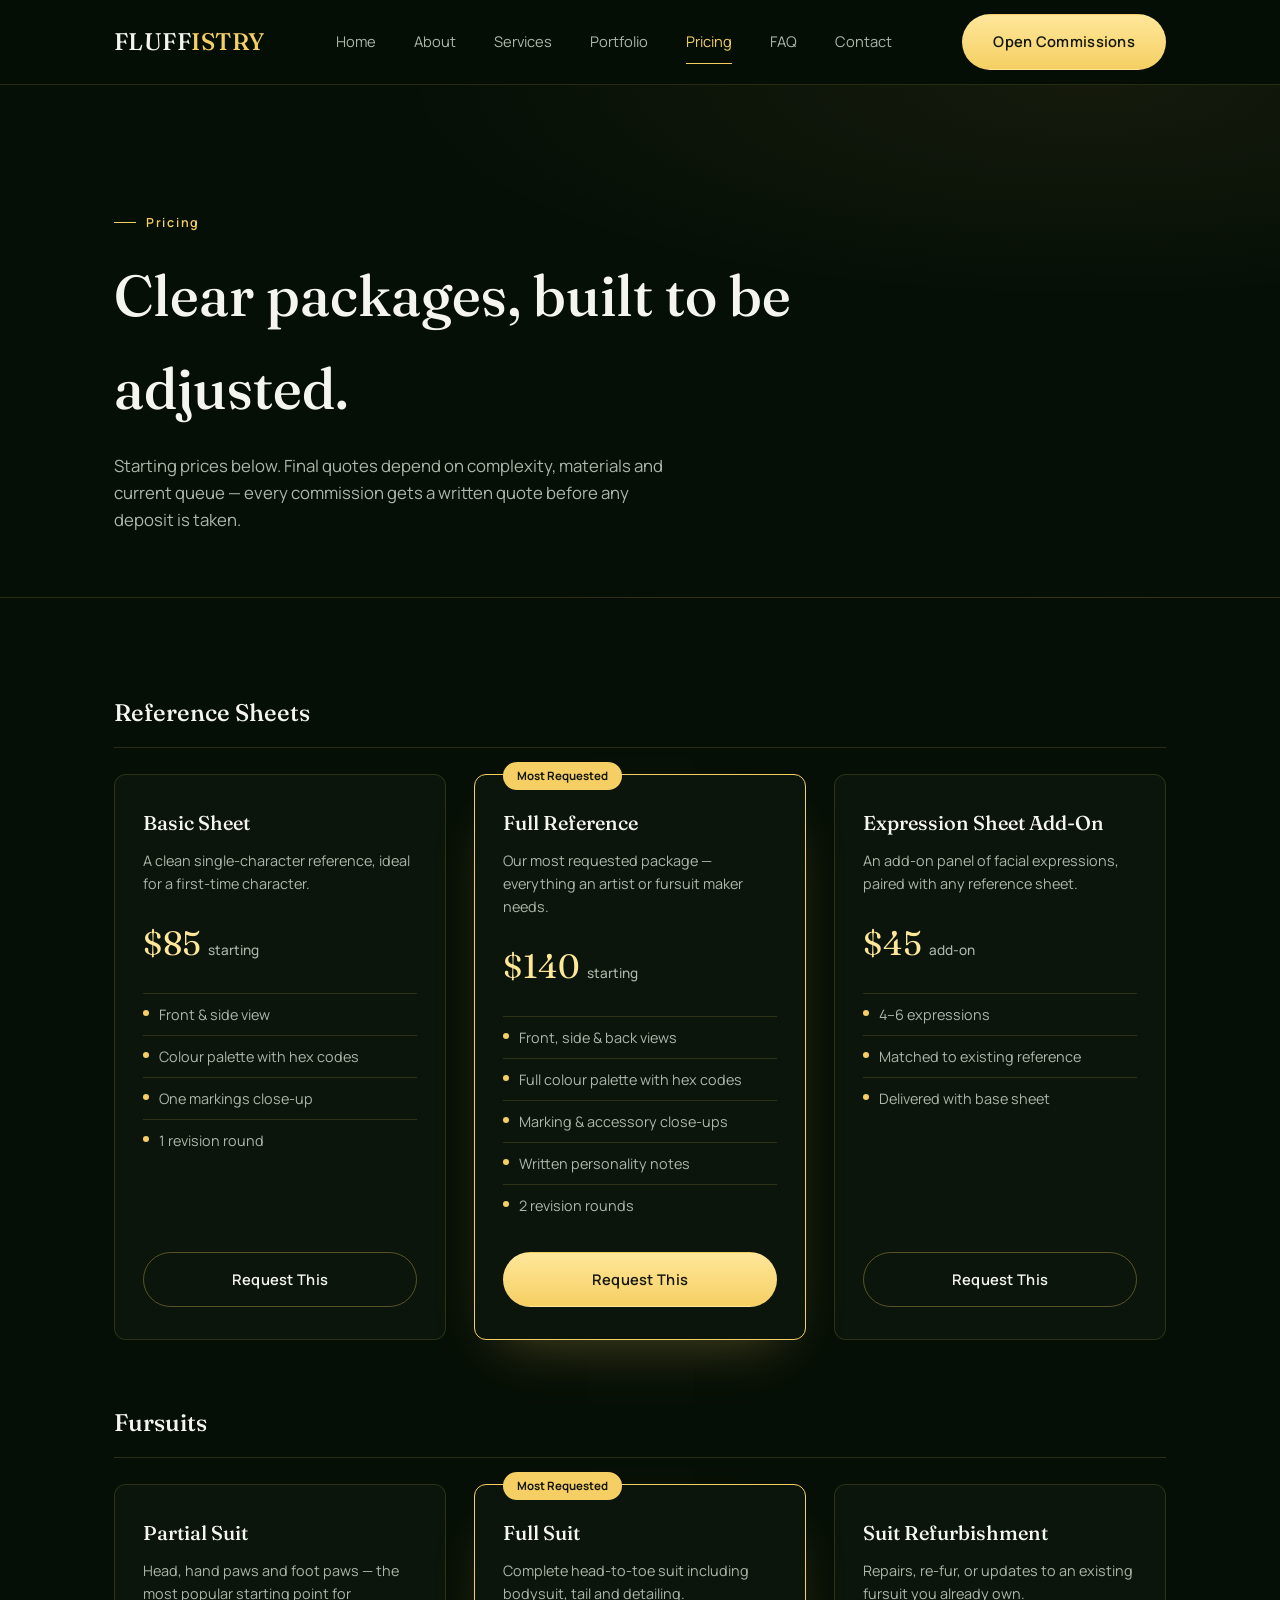
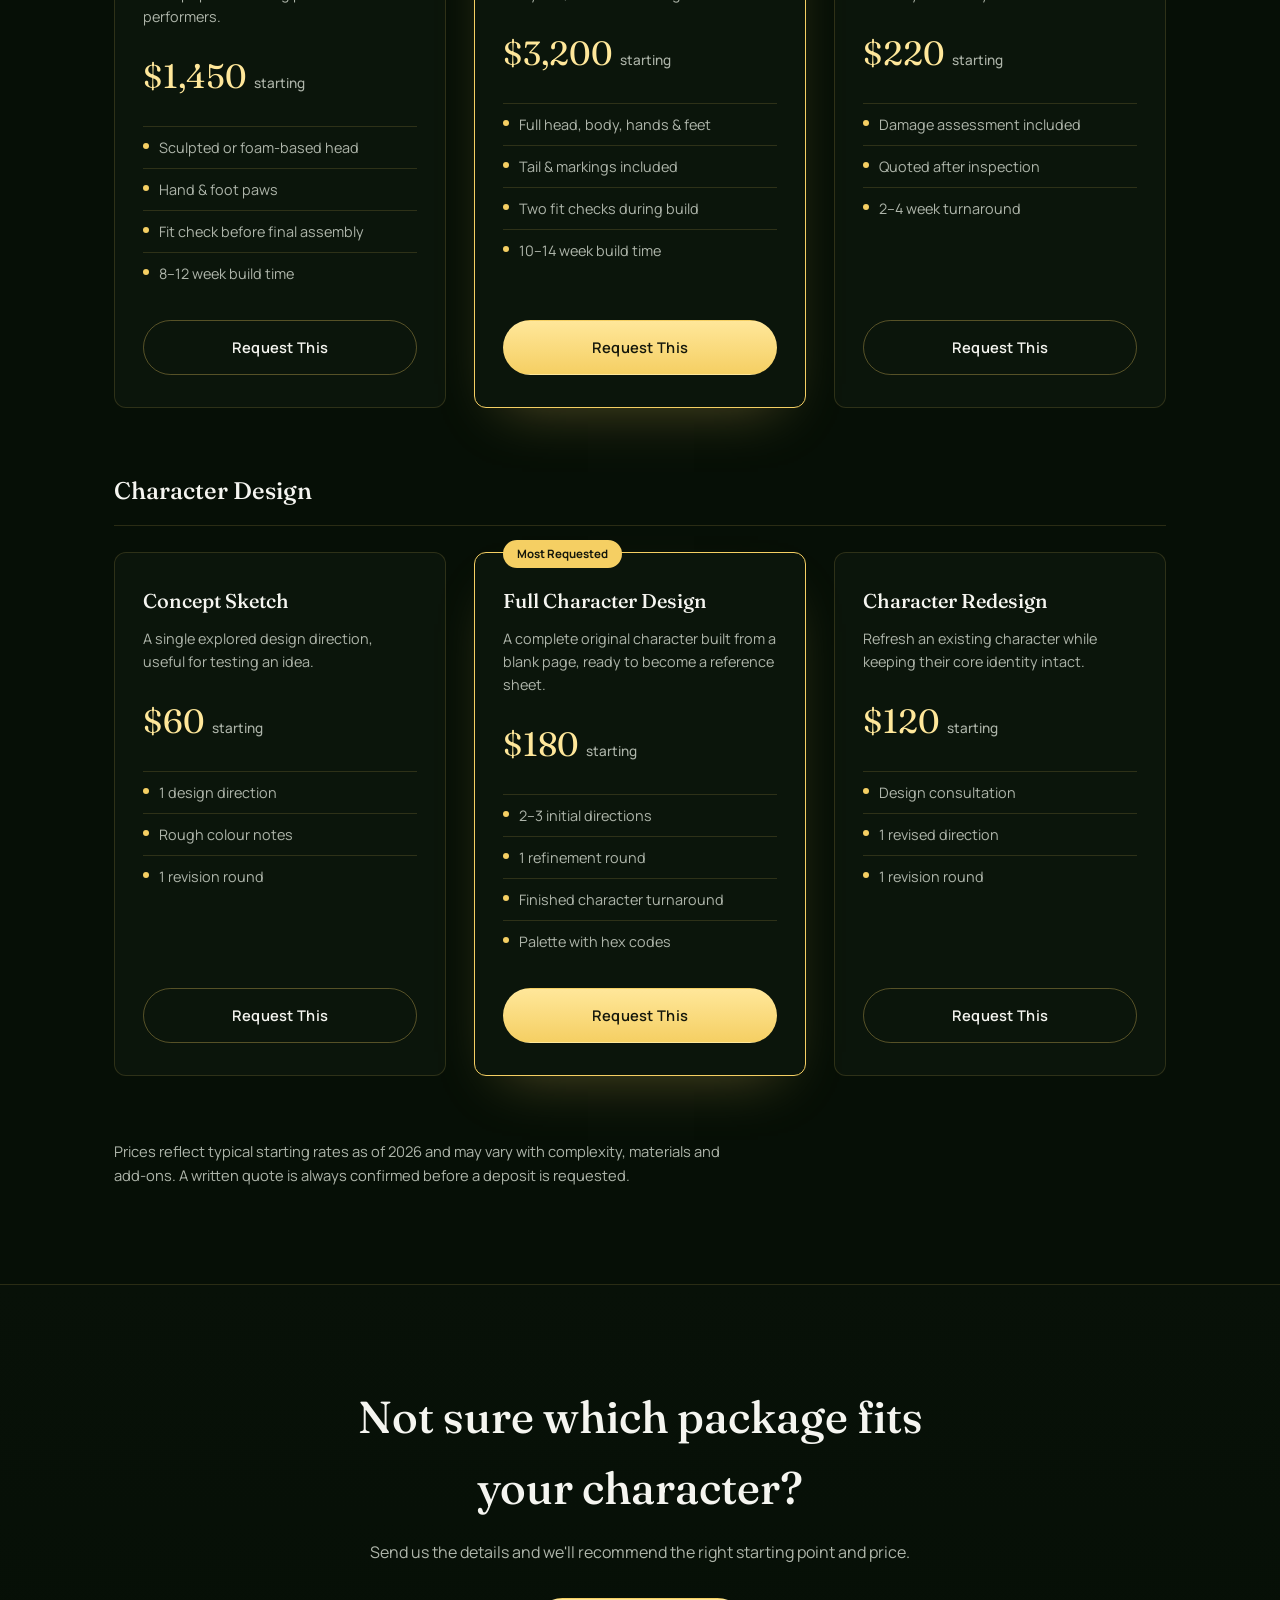
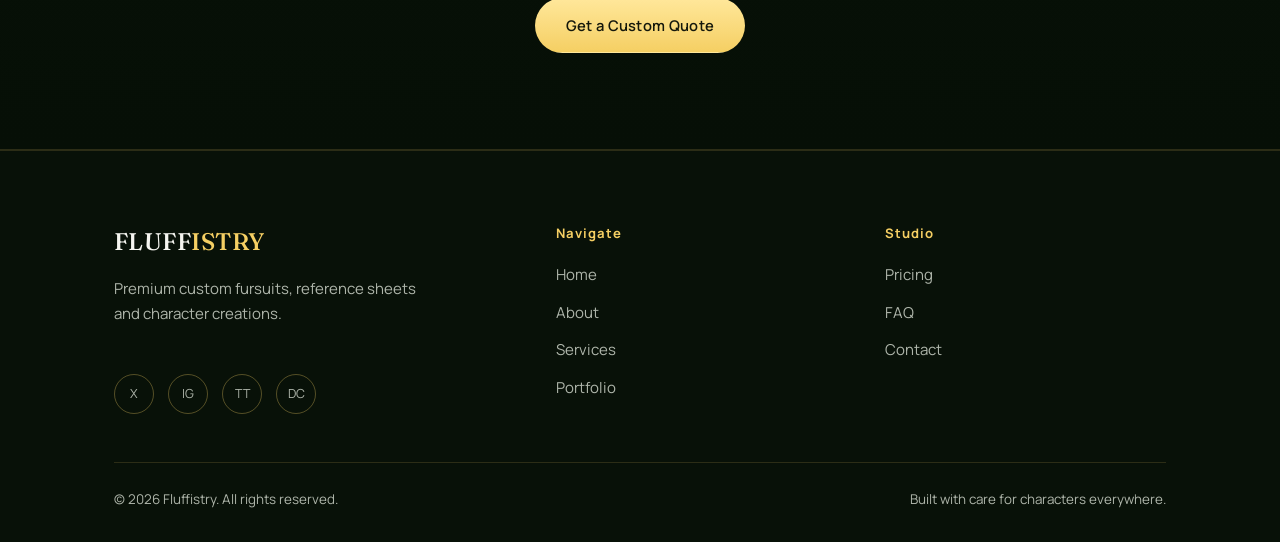
<file: pricing.html>
<!DOCTYPE html>
<html lang="en">
<head>
<meta charset="UTF-8">
<meta name="viewport" content="width=device-width, initial-scale=1.0">
<title>Pricing | Fluffistry</title>
<meta name="description" content="Fluffistry pricing for reference sheets, custom fursuits and character design packages.">
<link rel="stylesheet" href="style.css">
</head>
<body>

<header class="site-header">
  <div class="container nav-row">
    <a href="index.html" class="logo">FLUFF<span>ISTRY</span></a>
    <nav class="nav-links" aria-label="Primary navigation">
      <a href="index.html">Home</a>
      <a href="about.html">About</a>
      <a href="services.html">Services</a>
      <a href="portfolio.html">Portfolio</a>
      <a href="pricing.html">Pricing</a>
      <a href="faq.html">FAQ</a>
      <a href="contact.html">Contact</a>
    </nav>
    <div class="nav-cta">
      <a href="contact.html" class="btn btn-primary">Open Commissions</a>
      <button class="nav-toggle" aria-label="Toggle menu" aria-expanded="false">
        <span></span><span></span><span></span>
      </button>
    </div>
  </div>
</header>

<main>

  <section class="page-hero">
    <div class="container">
      <div class="eyebrow">Pricing</div>
      <h1 class="page-hero-title" style="margin-top:18px;">Clear packages, built to be adjusted.</h1>
      <p class="page-hero-sub">Starting prices below. Final quotes depend on complexity, materials and current queue — every commission gets a written quote before any deposit is taken.</p>
    </div>
  </section>

  <section class="section">
    <div class="container">

      <div class="pricing-group">
        <h2 class="pricing-group-title">Reference Sheets</h2>
        <div class="grid grid-3">

          <div class="price-card">
            <span class="price-name">Basic Sheet</span>
            <p class="price-desc">A clean single-character reference, ideal for a first-time character.</p>
            <div class="price-amount">$85 <span>starting</span></div>
            <ul class="price-features">
              <li>Front &amp; side view</li>
              <li>Colour palette with hex codes</li>
              <li>One markings close-up</li>
              <li>1 revision round</li>
            </ul>
            <a href="contact.html" class="btn btn-ghost btn-block">Request This</a>
          </div>

          <div class="price-card featured">
            <span class="price-name">Full Reference</span>
            <p class="price-desc">Our most requested package — everything an artist or fursuit maker needs.</p>
            <div class="price-amount">$140 <span>starting</span></div>
            <ul class="price-features">
              <li>Front, side &amp; back views</li>
              <li>Full colour palette with hex codes</li>
              <li>Marking &amp; accessory close-ups</li>
              <li>Written personality notes</li>
              <li>2 revision rounds</li>
            </ul>
            <a href="contact.html" class="btn btn-primary btn-block">Request This</a>
          </div>

          <div class="price-card">
            <span class="price-name">Expression Sheet Add-On</span>
            <p class="price-desc">An add-on panel of facial expressions, paired with any reference sheet.</p>
            <div class="price-amount">$45 <span>add-on</span></div>
            <ul class="price-features">
              <li>4–6 expressions</li>
              <li>Matched to existing reference</li>
              <li>Delivered with base sheet</li>
            </ul>
            <a href="contact.html" class="btn btn-ghost btn-block">Request This</a>
          </div>

        </div>
      </div>

      <div class="pricing-group">
        <h2 class="pricing-group-title">Fursuits</h2>
        <div class="grid grid-3">

          <div class="price-card">
            <span class="price-name">Partial Suit</span>
            <p class="price-desc">Head, hand paws and foot paws — the most popular starting point for performers.</p>
            <div class="price-amount">$1,450 <span>starting</span></div>
            <ul class="price-features">
              <li>Sculpted or foam-based head</li>
              <li>Hand &amp; foot paws</li>
              <li>Fit check before final assembly</li>
              <li>8–12 week build time</li>
            </ul>
            <a href="contact.html" class="btn btn-ghost btn-block">Request This</a>
          </div>

          <div class="price-card featured">
            <span class="price-name">Full Suit</span>
            <p class="price-desc">Complete head-to-toe suit including bodysuit, tail and detailing.</p>
            <div class="price-amount">$3,200 <span>starting</span></div>
            <ul class="price-features">
              <li>Full head, body, hands &amp; feet</li>
              <li>Tail &amp; markings included</li>
              <li>Two fit checks during build</li>
              <li>10–14 week build time</li>
            </ul>
            <a href="contact.html" class="btn btn-primary btn-block">Request This</a>
          </div>

          <div class="price-card">
            <span class="price-name">Suit Refurbishment</span>
            <p class="price-desc">Repairs, re-fur, or updates to an existing fursuit you already own.</p>
            <div class="price-amount">$220 <span>starting</span></div>
            <ul class="price-features">
              <li>Damage assessment included</li>
              <li>Quoted after inspection</li>
              <li>2–4 week turnaround</li>
            </ul>
            <a href="contact.html" class="btn btn-ghost btn-block">Request This</a>
          </div>

        </div>
      </div>

      <div class="pricing-group">
        <h2 class="pricing-group-title">Character Design</h2>
        <div class="grid grid-3">

          <div class="price-card">
            <span class="price-name">Concept Sketch</span>
            <p class="price-desc">A single explored design direction, useful for testing an idea.</p>
            <div class="price-amount">$60 <span>starting</span></div>
            <ul class="price-features">
              <li>1 design direction</li>
              <li>Rough colour notes</li>
              <li>1 revision round</li>
            </ul>
            <a href="contact.html" class="btn btn-ghost btn-block">Request This</a>
          </div>

          <div class="price-card featured">
            <span class="price-name">Full Character Design</span>
            <p class="price-desc">A complete original character built from a blank page, ready to become a reference sheet.</p>
            <div class="price-amount">$180 <span>starting</span></div>
            <ul class="price-features">
              <li>2–3 initial directions</li>
              <li>1 refinement round</li>
              <li>Finished character turnaround</li>
              <li>Palette with hex codes</li>
            </ul>
            <a href="contact.html" class="btn btn-primary btn-block">Request This</a>
          </div>

          <div class="price-card">
            <span class="price-name">Character Redesign</span>
            <p class="price-desc">Refresh an existing character while keeping their core identity intact.</p>
            <div class="price-amount">$120 <span>starting</span></div>
            <ul class="price-features">
              <li>Design consultation</li>
              <li>1 revised direction</li>
              <li>1 revision round</li>
            </ul>
            <a href="contact.html" class="btn btn-ghost btn-block">Request This</a>
          </div>

        </div>
      </div>

      <p class="pricing-note">Prices reflect typical starting rates as of 2026 and may vary with complexity, materials and add-ons. A written quote is always confirmed before a deposit is requested.</p>

    </div>
  </section>

  <section class="cta-band">
    <div class="container">
      <h2 class="text-center">Not sure which package fits your character?</h2>
      <p class="text-center">Send us the details and we'll recommend the right starting point and price.</p>
      <a href="contact.html" class="btn btn-primary">Get a Custom Quote</a>
    </div>
  </section>

</main>

<footer class="site-footer">
  <div class="container">
    <div class="footer-top">
      <div class="footer-brand">
        <a href="index.html" class="logo">FLUFF<span>ISTRY</span></a>
        <p>Premium custom fursuits, reference sheets and character creations.</p>
        <div class="footer-social mt-lg">
          <a href="#" aria-label="Fluffistry on Twitter / X">X</a>
          <a href="#" aria-label="Fluffistry on Instagram">IG</a>
          <a href="#" aria-label="Fluffistry on TikTok">TT</a>
          <a href="#" aria-label="Fluffistry on Discord">DC</a>
        </div>
      </div>
      <div class="footer-col">
        <h4>Navigate</h4>
        <ul>
          <li><a href="index.html">Home</a></li>
          <li><a href="about.html">About</a></li>
          <li><a href="services.html">Services</a></li>
          <li><a href="portfolio.html">Portfolio</a></li>
        </ul>
      </div>
      <div class="footer-col">
        <h4>Studio</h4>
        <ul>
          <li><a href="pricing.html">Pricing</a></li>
          <li><a href="faq.html">FAQ</a></li>
          <li><a href="contact.html">Contact</a></li>
        </ul>
      </div>
    </div>
    <div class="footer-bottom">
      <span>&copy; <span data-year>2026</span> Fluffistry. All rights reserved.</span>
      <span>Built with care for characters everywhere.</span>
    </div>
  </div>
</footer>

<script src="script.js"></script>
</body>
</html>
</file>
<file: style.css>
/* =========================================================
   FLUFFISTRY — Stylesheet
   A dark, artisan-atelier visual system for a character-design
   and fursuit studio. Built with plain CSS, no frameworks.
   ========================================================= */

@import url('https://fonts.googleapis.com/css2?family=Fraunces:ital,opsz,wght@0,9..144,300;0,9..144,400;0,9..144,500;0,9..144,600;1,9..144,400;1,9..144,500&family=Manrope:wght@400;500;600;700&display=swap');

:root{
  /* Color */
  --bg:            #060f06;
  --bg-panel:      #081108;
  --bg-panel-2:    #0b150b;
  --bg-panel-3:    #0d1a0d;
  --gold:          #f5cf63;
  --gold-light:    #ffe79a;
  --white:         #f5f5f0;
  --muted:         #aeb5aa;
  --border:        rgba(245,207,99,0.15);
  --border-strong: rgba(245,207,99,0.32);
  --shadow:        rgba(0,0,0,0.45);

  /* Type */
  --font-display: 'Fraunces', Georgia, serif;
  --font-body:    'Manrope', -apple-system, BlinkMacSystemFont, 'Segoe UI', sans-serif;

  /* Layout */
  --max-w: 1180px;
  --gutter: clamp(20px, 5vw, 64px);
  --radius-sm: 6px;
  --radius-md: 12px;
  --radius-lg: 22px;
}

/* ---------- Reset ---------- */
*, *::before, *::after{ box-sizing: border-box; }
html{ scroll-behavior: smooth; }
@media (prefers-reduced-motion: reduce){
  html{ scroll-behavior: auto; }
  *, *::before, *::after{ animation-duration: 0.01ms !important; animation-iteration-count: 1 !important; transition-duration: 0.01ms !important; }
}

body{
  margin: 0;
  background: var(--bg);
  color: var(--white);
  font-family: var(--font-body);
  font-size: 16px;
  line-height: 1.6;
  -webkit-font-smoothing: antialiased;
  overflow-x: hidden;
}

img{ max-width: 100%; display: block; }
a{ color: inherit; text-decoration: none; }
ul{ margin: 0; padding: 0; list-style: none; }
h1,h2,h3,h4,p{ margin: 0; }
button{ font-family: inherit; cursor: pointer; }
input, textarea, select{ font-family: inherit; font-size: inherit; }

.container{
  width: 100%;
  max-width: var(--max-w);
  margin: 0 auto;
  padding: 0 var(--gutter);
}

:focus-visible{
  outline: 2px solid var(--gold);
  outline-offset: 3px;
  border-radius: 4px;
}

/* ---------- Typography helpers ---------- */
.eyebrow{
  display: inline-flex;
  align-items: center;
  gap: 10px;
  font-family: var(--font-body);
  font-size: 0.78rem;
  font-weight: 600;
  letter-spacing: 0.14em;
  color: var(--gold);
}
.eyebrow::before{
  content: "";
  width: 22px;
  height: 1px;
  background: var(--gold);
  display: inline-block;
}

.section-heading{
  font-family: var(--font-display);
  font-weight: 500;
  font-size: clamp(1.9rem, 3.4vw, 2.9rem);
  line-height: 1.15;
  color: var(--white);
  max-width: 720px;
}

.section-lede{
  color: var(--muted);
  font-size: 1.05rem;
  max-width: 560px;
  margin-top: 16px;
}

.section-head{
  margin-bottom: 48px;
}

.gold-text{ color: var(--gold); }

/* ---------- Buttons ---------- */
.btn{
  display: inline-flex;
  align-items: center;
  justify-content: center;
  gap: 10px;
  padding: 15px 30px;
  border-radius: 999px;
  font-size: 0.92rem;
  font-weight: 600;
  letter-spacing: 0.02em;
  border: 1px solid transparent;
  transition: transform 0.35s ease, box-shadow 0.35s ease, background 0.35s ease, color 0.35s ease, border-color 0.35s ease;
  white-space: nowrap;
}
.btn-primary{
  background: linear-gradient(180deg, var(--gold-light), var(--gold));
  color: #14170b;
}
.btn-primary:hover{
  box-shadow: 0 10px 32px -8px rgba(245,207,99,0.55);
  transform: translateY(-2px);
}
.btn-ghost{
  background: transparent;
  color: var(--white);
  border-color: var(--border-strong);
}
.btn-ghost:hover{
  border-color: var(--gold);
  color: var(--gold);
}
.btn-block{ width: 100%; }

/* =========================================================
   HEADER / NAVIGATION
   ========================================================= */
.site-header{
  position: sticky;
  top: 0;
  z-index: 200;
  background: rgba(6,15,6,0.82);
  backdrop-filter: blur(14px);
  -webkit-backdrop-filter: blur(14px);
  border-bottom: 1px solid var(--border);
}
.nav-row{
  display: flex;
  align-items: center;
  justify-content: space-between;
  height: 84px;
}
.logo{
  font-family: var(--font-display);
  font-weight: 500;
  font-size: 1.5rem;
  letter-spacing: 0.02em;
  color: var(--white);
}
.logo span{ color: var(--gold); }

.nav-links{
  display: flex;
  align-items: center;
  gap: 38px;
}
.nav-links a{
  position: relative;
  font-size: 0.92rem;
  color: var(--muted);
  padding: 6px 0;
  transition: color 0.25s ease;
}
.nav-links a::after{
  content: "";
  position: absolute;
  left: 0; right: 0; bottom: -4px;
  height: 1px;
  background: var(--gold);
  transform: scaleX(0);
  transform-origin: left;
  transition: transform 0.3s ease;
}
.nav-links a:hover{ color: var(--white); }
.nav-links a:hover::after{ transform: scaleX(1); }
.nav-links a.active{ color: var(--gold); }
.nav-links a.active::after{ transform: scaleX(1); }

.nav-cta{ display: flex; align-items: center; gap: 22px; }

.nav-toggle{
  display: none;
  width: 42px;
  height: 42px;
  border-radius: 50%;
  border: 1px solid var(--border-strong);
  background: transparent;
  position: relative;
  flex-shrink: 0;
}
.nav-toggle span{
  position: absolute;
  left: 11px; right: 11px;
  height: 1px;
  background: var(--gold-light);
  transition: transform 0.3s ease, opacity 0.3s ease, top 0.3s ease;
}
.nav-toggle span:nth-child(1){ top: 16px; }
.nav-toggle span:nth-child(2){ top: 21px; }
.nav-toggle span:nth-child(3){ top: 26px; }
.nav-toggle.is-open span:nth-child(1){ top: 21px; transform: rotate(45deg); }
.nav-toggle.is-open span:nth-child(2){ opacity: 0; }
.nav-toggle.is-open span:nth-child(3){ top: 21px; transform: rotate(-45deg); }

@media (max-width: 900px){
  .nav-links{
    position: fixed;
    inset: 84px 0 0 0;
    top: 84px;
    height: calc(100vh - 84px);
    background: var(--bg-panel);
    flex-direction: column;
    justify-content: flex-start;
    align-items: flex-start;
    padding: 40px var(--gutter);
    gap: 8px;
    transform: translateY(-8px);
    opacity: 0;
    pointer-events: none;
    transition: opacity 0.3s ease, transform 0.3s ease;
    border-top: 1px solid var(--border);
    overflow-y: auto;
  }
  .nav-links.is-open{
    opacity: 1;
    transform: translateY(0);
    pointer-events: auto;
  }
  .nav-links a{
    width: 100%;
    padding: 14px 0;
    font-size: 1.05rem;
    border-bottom: 1px solid var(--border);
  }
  .nav-cta .btn-primary{ display: none; }
  .nav-toggle{ display: block; }
}

/* =========================================================
   HERO
   ========================================================= */
.hero{
  position: relative;
  min-height: 92vh;
  display: flex;
  align-items: flex-end;
  overflow: hidden;
  background: radial-gradient(120% 90% at 20% 0%, #0d1c0d 0%, var(--bg) 55%);
}
.hero-media{
  position: absolute;
  inset: 0;
  z-index: 0;
}
.hero-media video,
.hero-media .hero-fallback{
  position: absolute;
  inset: 0;
  width: 100%;
  height: 100%;
  object-fit: cover;
}
.hero-fallback{
  background:
    radial-gradient(60% 55% at 75% 20%, rgba(245,207,99,0.10), transparent 60%),
    radial-gradient(80% 60% at 15% 100%, rgba(245,207,99,0.06), transparent 60%),
    var(--bg);
}
.hero-overlay{
  position: absolute;
  inset: 0;
  background: linear-gradient(180deg, rgba(6,15,6,0.55) 0%, rgba(6,15,6,0.35) 40%, rgba(6,15,6,0.92) 100%);
  z-index: 1;
}
.hero-content{
  position: relative;
  z-index: 2;
  width: 100%;
  padding: 0 var(--gutter) 92px;
  max-width: var(--max-w);
  margin: 0 auto;
}
.hero-eyebrow{ margin-bottom: 26px; }
.hero-title{
  font-family: var(--font-display);
  font-weight: 500;
  font-size: clamp(2.6rem, 6.4vw, 5.2rem);
  line-height: 1.05;
  max-width: 820px;
  color: var(--white);
}
.hero-sub{
  margin-top: 24px;
  font-size: 1.1rem;
  color: var(--muted);
  max-width: 480px;
}
.hero-actions{
  margin-top: 40px;
  display: flex;
  gap: 18px;
  flex-wrap: wrap;
}
.scroll-cue{
  position: absolute;
  right: var(--gutter);
  bottom: 36px;
  z-index: 2;
  display: flex;
  align-items: center;
  gap: 12px;
  color: var(--muted);
  font-size: 0.8rem;
  letter-spacing: 0.1em;
}
.scroll-cue .line{
  width: 1px;
  height: 40px;
  background: linear-gradient(var(--gold), transparent);
  animation: scrollpulse 2.4s ease-in-out infinite;
}
@keyframes scrollpulse{
  0%,100%{ opacity: 0.3; }
  50%{ opacity: 1; }
}
@media (max-width: 700px){
  .scroll-cue{ display: none; }
  .hero{ min-height: 86vh; align-items: flex-end; }
  .hero-content{ padding-bottom: 64px; }
}

/* =========================================================
   PAGE HERO (interior pages)
   ========================================================= */
.page-hero{
  padding: 120px 0 64px;
  border-bottom: 1px solid var(--border);
  background: radial-gradient(90% 70% at 85% 0%, rgba(245,207,99,0.06), transparent 60%);
}
.page-hero-title{
  font-family: var(--font-display);
  font-weight: 500;
  font-size: clamp(2.2rem, 5vw, 3.6rem);
  max-width: 760px;
}
.page-hero-sub{
  margin-top: 18px;
  color: var(--muted);
  max-width: 560px;
  font-size: 1.05rem;
}

/* =========================================================
   SECTIONS / GENERIC LAYOUT
   ========================================================= */
.section{ padding: 96px 0; }
.section-alt{ background: var(--bg-panel); }
.section-tight{ padding: 72px 0; }

.reveal{
  opacity: 0;
  transform: translateY(18px);
  transition: opacity 0.7s ease, transform 0.7s ease;
}
.reveal.is-visible{
  opacity: 1;
  transform: translateY(0);
}

/* About split */
.split{
  display: grid;
  grid-template-columns: 1fr 1fr;
  gap: 64px;
  align-items: center;
}
@media (max-width: 860px){
  .split{ grid-template-columns: 1fr; gap: 40px; }
}
.split-media{
  position: relative;
  border-radius: var(--radius-lg);
  overflow: hidden;
  border: 1px solid var(--border);
  aspect-ratio: 4/5;
  background: var(--bg-panel-2);
}
.split-media img{
  width: 100%;
  height: 100%;
  object-fit: cover;
}
.split-media .frame-tag{
  position: absolute;
  left: 18px;
  bottom: 18px;
  background: rgba(6,15,6,0.72);
  border: 1px solid var(--border-strong);
  border-radius: 999px;
  padding: 8px 16px;
  font-size: 0.78rem;
  letter-spacing: 0.06em;
  color: var(--gold-light);
}
.split-body p{
  color: var(--muted);
  margin-top: 18px;
  max-width: 520px;
}

/* Card grid */
.grid{ display: grid; gap: 28px; }
.grid-2{ grid-template-columns: repeat(2, 1fr); }
.grid-3{ grid-template-columns: repeat(3, 1fr); }
.grid-4{ grid-template-columns: repeat(4, 1fr); }
@media (max-width: 980px){
  .grid-4{ grid-template-columns: repeat(2, 1fr); }
  .grid-3{ grid-template-columns: repeat(2, 1fr); }
}
@media (max-width: 620px){
  .grid-4, .grid-3, .grid-2{ grid-template-columns: 1fr; }
}

.card{
  background: var(--bg-panel-2);
  border: 1px solid var(--border);
  border-radius: var(--radius-md);
  padding: 34px 28px;
  transition: transform 0.35s ease, border-color 0.35s ease, box-shadow 0.35s ease;
}
.card:hover{
  transform: translateY(-6px);
  border-color: var(--border-strong);
  box-shadow: 0 24px 48px -24px var(--shadow);
}
.card-index{
  font-family: var(--font-display);
  font-size: 0.85rem;
  color: var(--gold);
  letter-spacing: 0.08em;
  margin-bottom: 18px;
  display: block;
}
.card h3{
  font-family: var(--font-display);
  font-weight: 500;
  font-size: 1.3rem;
  color: var(--white);
}
.card p{
  color: var(--muted);
  margin-top: 12px;
  font-size: 0.95rem;
}
.card-link{
  display: inline-flex;
  align-items: center;
  gap: 8px;
  margin-top: 22px;
  color: var(--gold);
  font-size: 0.88rem;
  font-weight: 600;
  border-bottom: 1px solid transparent;
  transition: border-color 0.25s ease;
}
.card-link:hover{ border-color: var(--gold); }

/* Process steps */
.process-list{
  display: grid;
  grid-template-columns: repeat(4, 1fr);
  gap: 1px;
  background: var(--border);
  border: 1px solid var(--border);
  border-radius: var(--radius-md);
  overflow: hidden;
}
@media (max-width: 860px){ .process-list{ grid-template-columns: repeat(2, 1fr); } }
@media (max-width: 560px){ .process-list{ grid-template-columns: 1fr; } }
.process-step{ background: var(--bg-panel-2); padding: 34px 26px; }
.process-num{
  font-family: var(--font-display);
  font-style: italic;
  color: var(--gold);
  font-size: 1.6rem;
}
.process-step h3{
  margin-top: 14px;
  font-family: var(--font-display);
  font-weight: 500;
  font-size: 1.15rem;
}
.process-step p{ margin-top: 10px; color: var(--muted); font-size: 0.92rem; }

/* Why list */
.why-list{ display: grid; grid-template-columns: repeat(4, 1fr); gap: 28px; }
@media (max-width: 860px){ .why-list{ grid-template-columns: repeat(2, 1fr); } }
@media (max-width: 560px){ .why-list{ grid-template-columns: 1fr; } }
.why-item{ border-top: 1px solid var(--border-strong); padding-top: 18px; }
.why-item h4{
  font-family: var(--font-display);
  font-weight: 500;
  font-size: 1.05rem;
  color: var(--white);
}
.why-item p{ color: var(--muted); margin-top: 8px; font-size: 0.9rem; }

/* CTA band */
.cta-band{
  border-top: 1px solid var(--border);
  border-bottom: 1px solid var(--border);
  background: linear-gradient(180deg, var(--bg-panel), var(--bg));
  padding: 96px 0;
  text-align: center;
}
.cta-band h2{
  font-family: var(--font-display);
  font-weight: 500;
  font-size: clamp(1.9rem, 4vw, 2.8rem);
  max-width: 640px;
  margin: 0 auto;
}
.cta-band p{ color: var(--muted); margin-top: 16px; }
.cta-band .btn{ margin-top: 32px; }

/* =========================================================
   PORTFOLIO
   ========================================================= */
.filter-row{ display: flex; flex-wrap: wrap; gap: 12px; margin-bottom: 40px; }
.filter-btn{
  background: transparent;
  border: 1px solid var(--border-strong);
  color: var(--muted);
  padding: 10px 20px;
  border-radius: 999px;
  font-size: 0.86rem;
  transition: color 0.25s ease, border-color 0.25s ease, background 0.25s ease;
}
.filter-btn:hover{ color: var(--white); border-color: var(--gold); }
.filter-btn.active{
  background: var(--gold);
  border-color: var(--gold);
  color: #14170b;
  font-weight: 600;
}

.gallery{ display: grid; grid-template-columns: repeat(3, 1fr); gap: 22px; }
@media (max-width: 900px){ .gallery{ grid-template-columns: repeat(2, 1fr); } }
@media (max-width: 560px){ .gallery{ grid-template-columns: 1fr; } }

.gallery-item{
  border: 1px solid var(--border);
  border-radius: var(--radius-md);
  overflow: hidden;
  background: var(--bg-panel-2);
  cursor: pointer;
  transition: transform 0.35s ease, border-color 0.35s ease;
}
.gallery-item:hover{ transform: translateY(-4px); border-color: var(--border-strong); }
.gallery-thumb{ position: relative; aspect-ratio: 4/5; overflow: hidden; background: var(--bg-panel-3); }
.gallery-thumb img{ width: 100%; height: 100%; object-fit: cover; transition: transform 0.6s ease; }
.gallery-item:hover .gallery-thumb img{ transform: scale(1.06); }
.gallery-thumb::after{
  content: "";
  position: absolute;
  inset: 0;
  background: linear-gradient(180deg, transparent 55%, rgba(6,15,6,0.85));
}
.gallery-info{ padding: 18px 20px 22px; }
.gallery-cat{ font-size: 0.74rem; letter-spacing: 0.1em; color: var(--gold); }
.gallery-info h3{ font-family: var(--font-display); font-weight: 500; font-size: 1.08rem; margin-top: 8px; }
.gallery-info p{ color: var(--muted); font-size: 0.86rem; margin-top: 6px; }
.gallery-item.is-hidden{ display: none; }

/* Lightbox */
.lightbox{
  position: fixed;
  inset: 0;
  z-index: 500;
  display: none;
  align-items: center;
  justify-content: center;
  background: rgba(4,9,4,0.92);
  padding: 40px 20px;
}
.lightbox.is-open{ display: flex; }
.lightbox-inner{ position: relative; max-width: 900px; width: 100%; }
.lightbox-inner img{
  width: 100%;
  max-height: 80vh;
  object-fit: contain;
  border-radius: var(--radius-md);
  border: 1px solid var(--border-strong);
}
.lightbox-caption{ margin-top: 16px; color: var(--muted); text-align: center; font-size: 0.9rem; }
.lightbox-close{
  position: absolute;
  top: -18px;
  right: -18px;
  width: 44px;
  height: 44px;
  border-radius: 50%;
  background: var(--gold);
  color: #14170b;
  border: none;
  font-size: 1.2rem;
  display: flex;
  align-items: center;
  justify-content: center;
}
@media (max-width: 600px){ .lightbox-close{ top: -52px; right: 0; } }

/* =========================================================
   PRICING
   ========================================================= */
.pricing-group{ margin-bottom: 64px; }
.pricing-group-title{
  font-family: var(--font-display);
  font-weight: 500;
  font-size: 1.5rem;
  margin-bottom: 26px;
  padding-bottom: 14px;
  border-bottom: 1px solid var(--border);
}
.price-card{
  background: var(--bg-panel-2);
  border: 1px solid var(--border);
  border-radius: var(--radius-md);
  padding: 32px 28px;
  display: flex;
  flex-direction: column;
  height: 100%;
  transition: border-color 0.3s ease, transform 0.3s ease;
}
.price-card:hover{ border-color: var(--border-strong); transform: translateY(-4px); }
.price-card.featured{
  border-color: var(--gold);
  box-shadow: 0 24px 56px -28px rgba(245,207,99,0.35);
  position: relative;
}
.price-card.featured::before{
  content: "Most Requested";
  position: absolute;
  top: -13px;
  left: 28px;
  background: var(--gold);
  color: #14170b;
  font-size: 0.72rem;
  font-weight: 700;
  padding: 5px 14px;
  border-radius: 999px;
}
.price-name{ font-family: var(--font-display); font-weight: 500; font-size: 1.25rem; }
.price-desc{ color: var(--muted); font-size: 0.9rem; margin-top: 10px; }
.price-amount{ font-family: var(--font-display); font-size: 2.1rem; color: var(--gold-light); margin-top: 22px; }
.price-amount span{ font-family: var(--font-body); font-size: 0.85rem; color: var(--muted); font-weight: 500; }
.price-features{ margin-top: 22px; flex-grow: 1; }
.price-features li{
  padding: 9px 0;
  border-top: 1px solid var(--border);
  color: var(--muted);
  font-size: 0.9rem;
  display: flex;
  gap: 10px;
}
.price-features li::before{
  content: "";
  width: 6px;
  height: 6px;
  border-radius: 50%;
  background: var(--gold);
  margin-top: 7px;
  flex-shrink: 0;
}
.price-card .btn{ margin-top: 26px; }
.pricing-note{ margin-top: 8px; color: var(--muted); font-size: 0.92rem; max-width: 640px; }

/* =========================================================
   FAQ
   ========================================================= */
.accordion{ border-top: 1px solid var(--border); max-width: 780px; }
.accordion-item{ border-bottom: 1px solid var(--border); }
.accordion-trigger{
  width: 100%;
  background: none;
  border: none;
  color: var(--white);
  text-align: left;
  padding: 26px 4px;
  display: flex;
  align-items: center;
  justify-content: space-between;
  gap: 20px;
  font-family: var(--font-display);
  font-size: 1.08rem;
  font-weight: 500;
}
.accordion-trigger .plus{
  flex-shrink: 0;
  width: 26px;
  height: 26px;
  border-radius: 50%;
  border: 1px solid var(--border-strong);
  position: relative;
}
.accordion-trigger .plus::before,
.accordion-trigger .plus::after{
  content: "";
  position: absolute;
  background: var(--gold);
  top: 50%; left: 50%;
  transform: translate(-50%, -50%);
}
.accordion-trigger .plus::before{ width: 10px; height: 1px; }
.accordion-trigger .plus::after{ width: 1px; height: 10px; transition: transform 0.3s ease; }
.accordion-item.is-open .accordion-trigger .plus::after{ transform: translate(-50%, -50%) rotate(90deg); }
.accordion-panel{ max-height: 0; overflow: hidden; transition: max-height 0.35s ease; }
.accordion-panel-inner{ padding: 0 4px 26px; color: var(--muted); max-width: 640px; font-size: 0.96rem; }

/* =========================================================
   FORM (Contact)
   ========================================================= */
.form-wrap{ display: grid; grid-template-columns: 1.1fr 0.9fr; gap: 56px; }
@media (max-width: 900px){ .form-wrap{ grid-template-columns: 1fr; } }
.field{ margin-bottom: 22px; }
.field label{ display: block; font-size: 0.86rem; color: var(--muted); margin-bottom: 8px; letter-spacing: 0.02em; }
.field input,
.field select,
.field textarea{
  width: 100%;
  background: var(--bg-panel-2);
  border: 1px solid var(--border);
  border-radius: var(--radius-sm);
  padding: 13px 16px;
  color: var(--white);
  transition: border-color 0.25s ease, background 0.25s ease;
}
.field input:focus,
.field select:focus,
.field textarea:focus{
  border-color: var(--gold);
  background: var(--bg-panel-3);
  outline: none;
}
.field textarea{ resize: vertical; min-height: 130px; }
.field-row{ display: grid; grid-template-columns: 1fr 1fr; gap: 20px; }
@media (max-width: 540px){ .field-row{ grid-template-columns: 1fr; } }
.form-status{ margin-top: 16px; font-size: 0.9rem; color: var(--gold-light); min-height: 1.4em; }
.info-card{ background: var(--bg-panel-2); border: 1px solid var(--border); border-radius: var(--radius-md); padding: 30px 28px; }
.info-card h3{ font-family: var(--font-display); font-weight: 500; font-size: 1.15rem; }
.info-card p{ color: var(--muted); margin-top: 12px; font-size: 0.92rem; }
.info-list{ margin-top: 22px; }
.info-list li{
  padding: 12px 0;
  border-top: 1px solid var(--border);
  color: var(--muted);
  font-size: 0.9rem;
  display: flex;
  justify-content: space-between;
  gap: 12px;
}
.info-list li span:first-child{ color: var(--white); }

/* =========================================================
   FOOTER
   ========================================================= */
.site-footer{ border-top: 1px solid var(--border); padding: 72px 0 32px; background: var(--bg-panel); }
.footer-top{ display: grid; grid-template-columns: 1.4fr 1fr 1fr; gap: 48px; padding-bottom: 48px; }
@media (max-width: 760px){ .footer-top{ grid-template-columns: 1fr; gap: 36px; } }
.footer-brand p{ color: var(--muted); margin-top: 16px; max-width: 320px; font-size: 0.94rem; }
.footer-col h4{ font-size: 0.82rem; letter-spacing: 0.08em; color: var(--gold); margin-bottom: 18px; }
.footer-col ul li{ margin-bottom: 12px; }
.footer-col ul li a{ color: var(--muted); font-size: 0.94rem; transition: color 0.25s ease; }
.footer-col ul li a:hover{ color: var(--gold-light); }
.footer-social{ display: flex; gap: 14px; }
.footer-social a{
  width: 40px;
  height: 40px;
  border: 1px solid var(--border-strong);
  border-radius: 50%;
  display: flex;
  align-items: center;
  justify-content: center;
  font-size: 0.78rem;
  color: var(--muted);
  transition: border-color 0.25s ease, color 0.25s ease;
}
.footer-social a:hover{ color: var(--gold); border-color: var(--gold); }
.footer-bottom{
  border-top: 1px solid var(--border);
  padding-top: 26px;
  display: flex;
  justify-content: space-between;
  align-items: center;
  flex-wrap: wrap;
  gap: 14px;
  color: var(--muted);
  font-size: 0.84rem;
}

/* Utility */
.mt-lg{ margin-top: 48px; }
.text-center{ text-align: center; margin-left: auto; margin-right: auto; }
</file>
